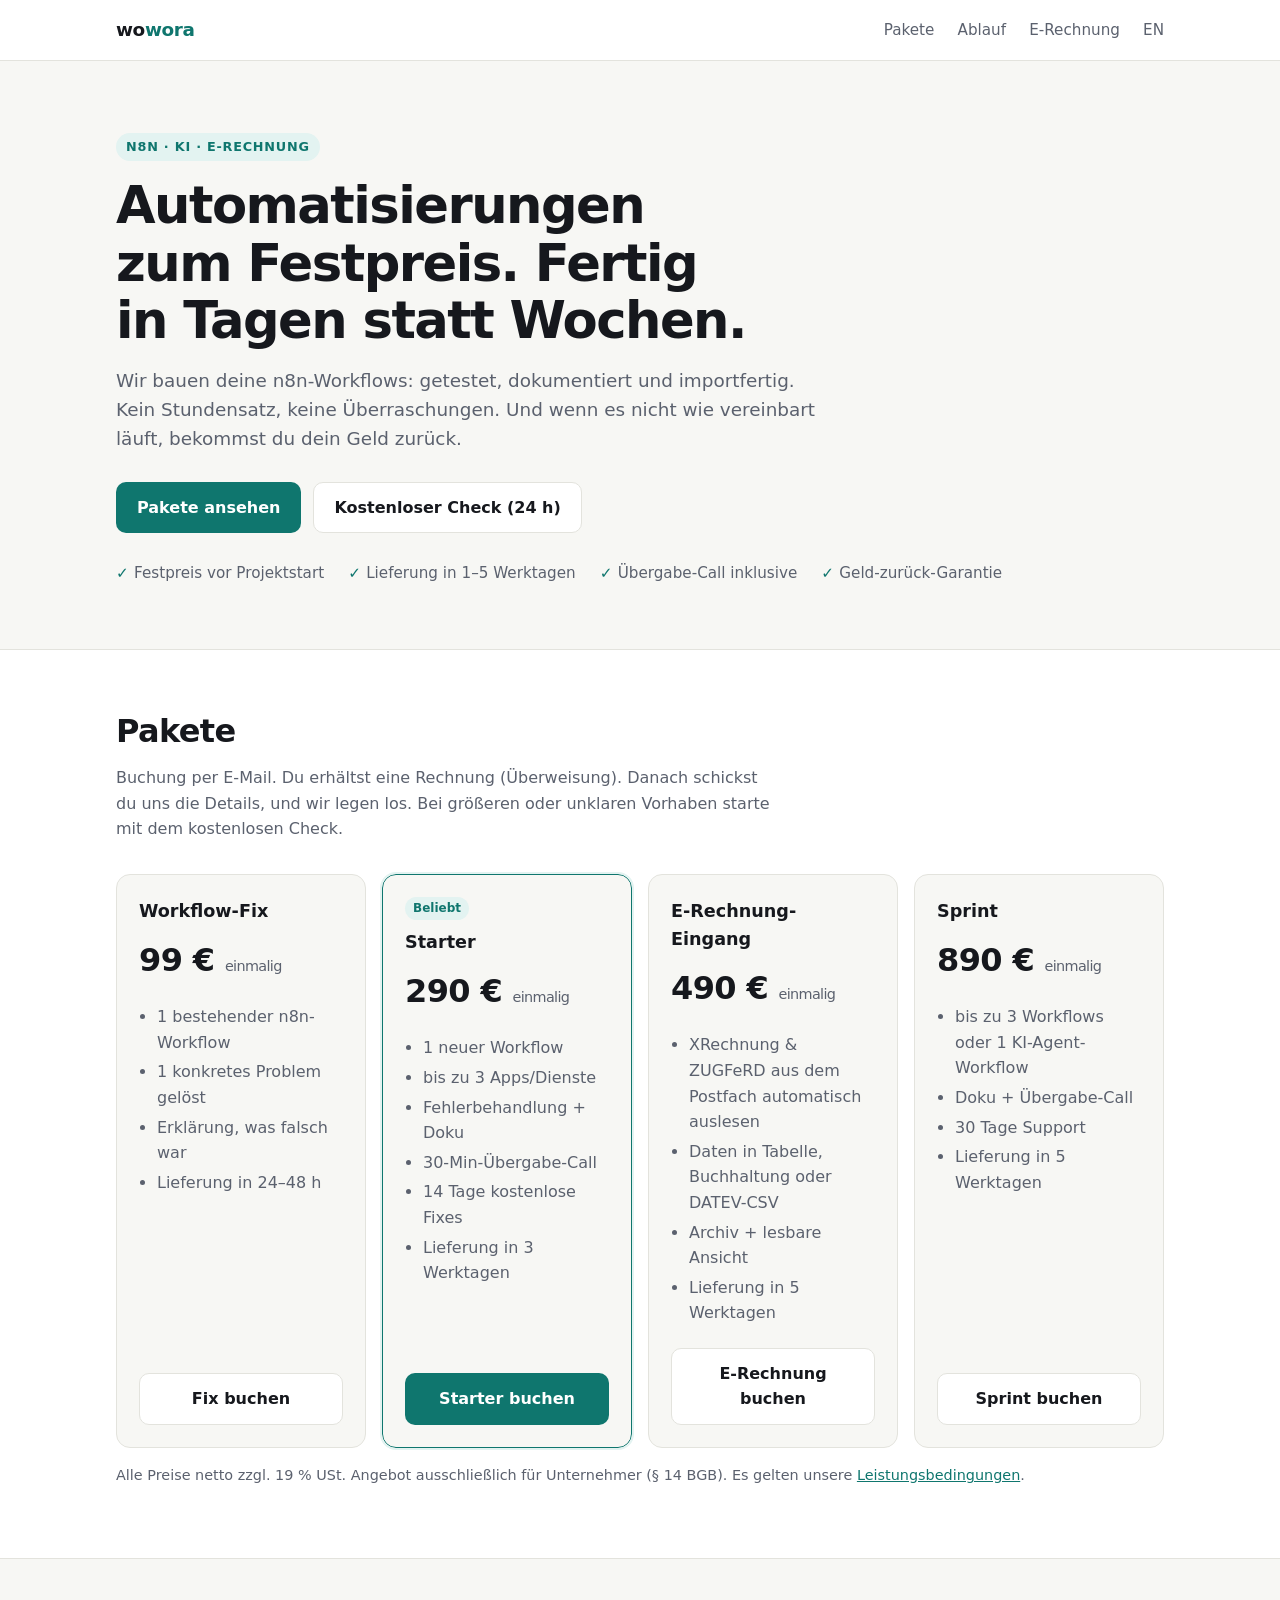
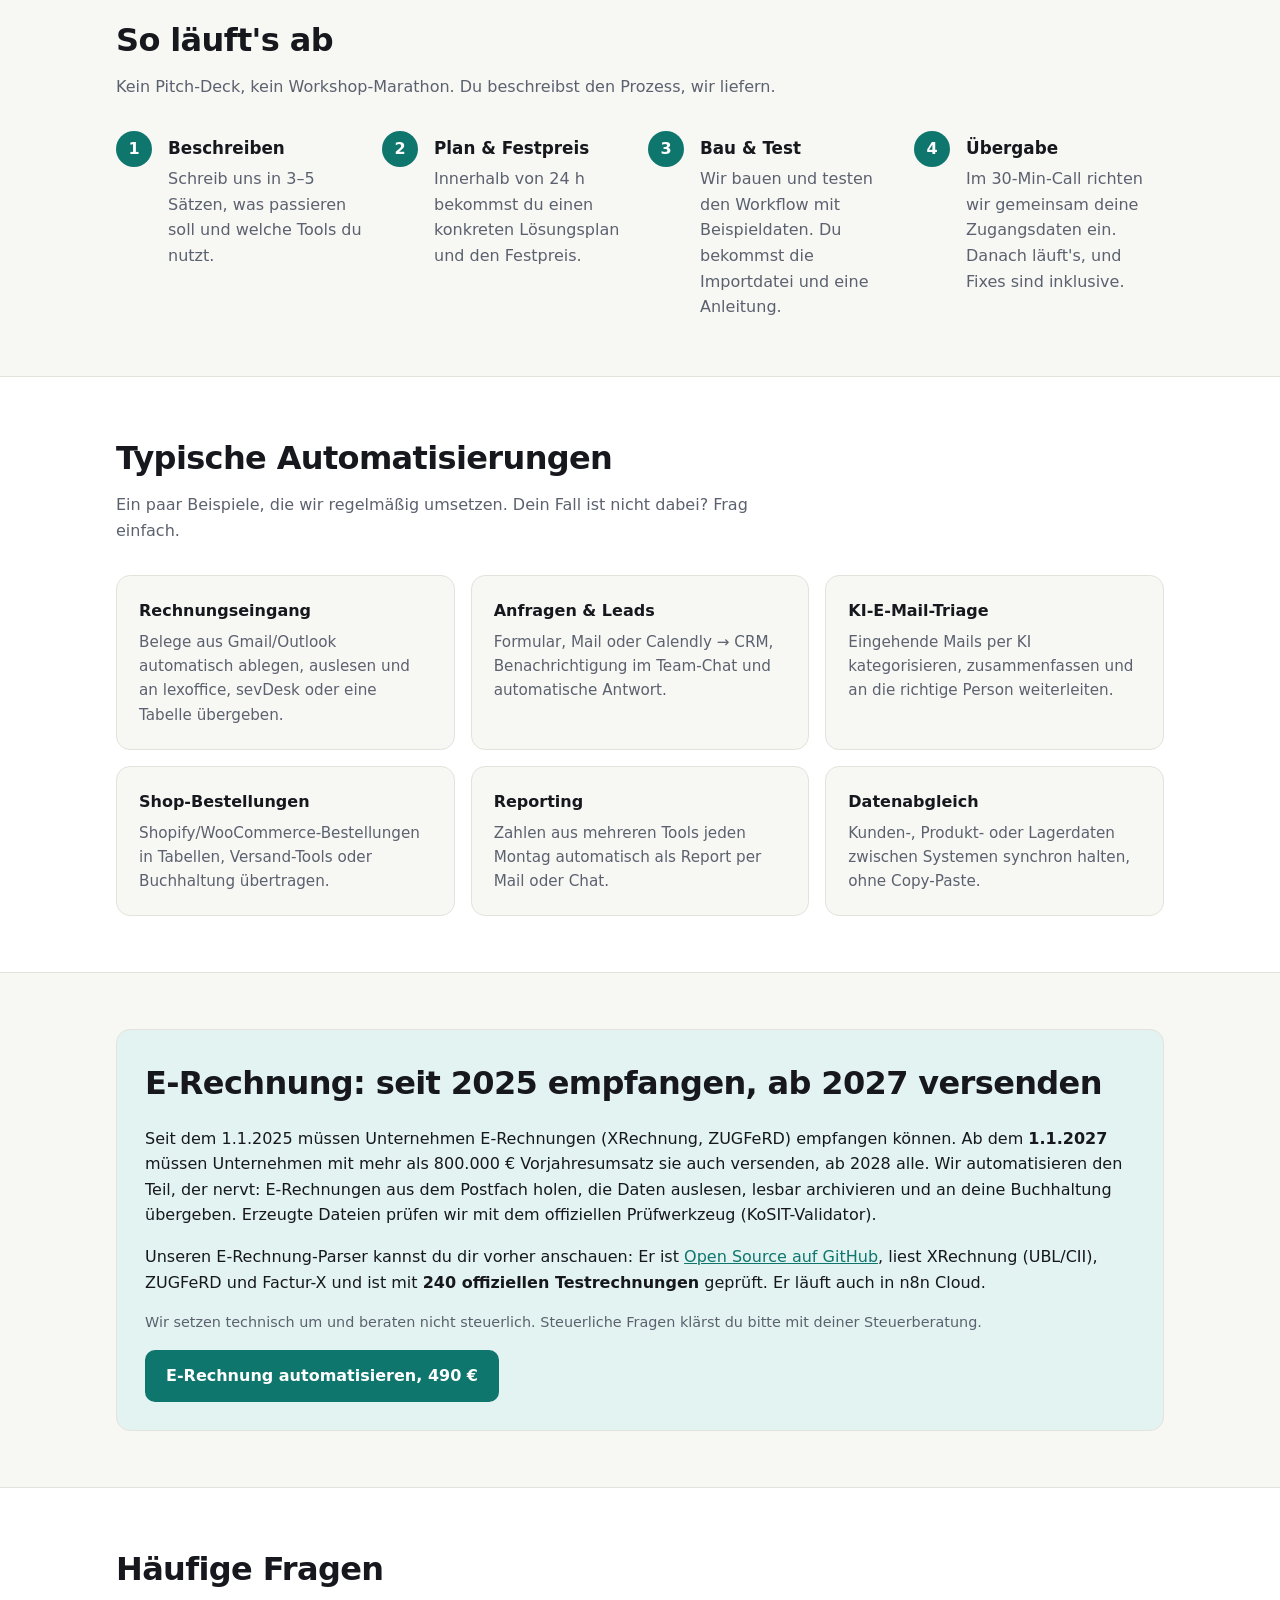
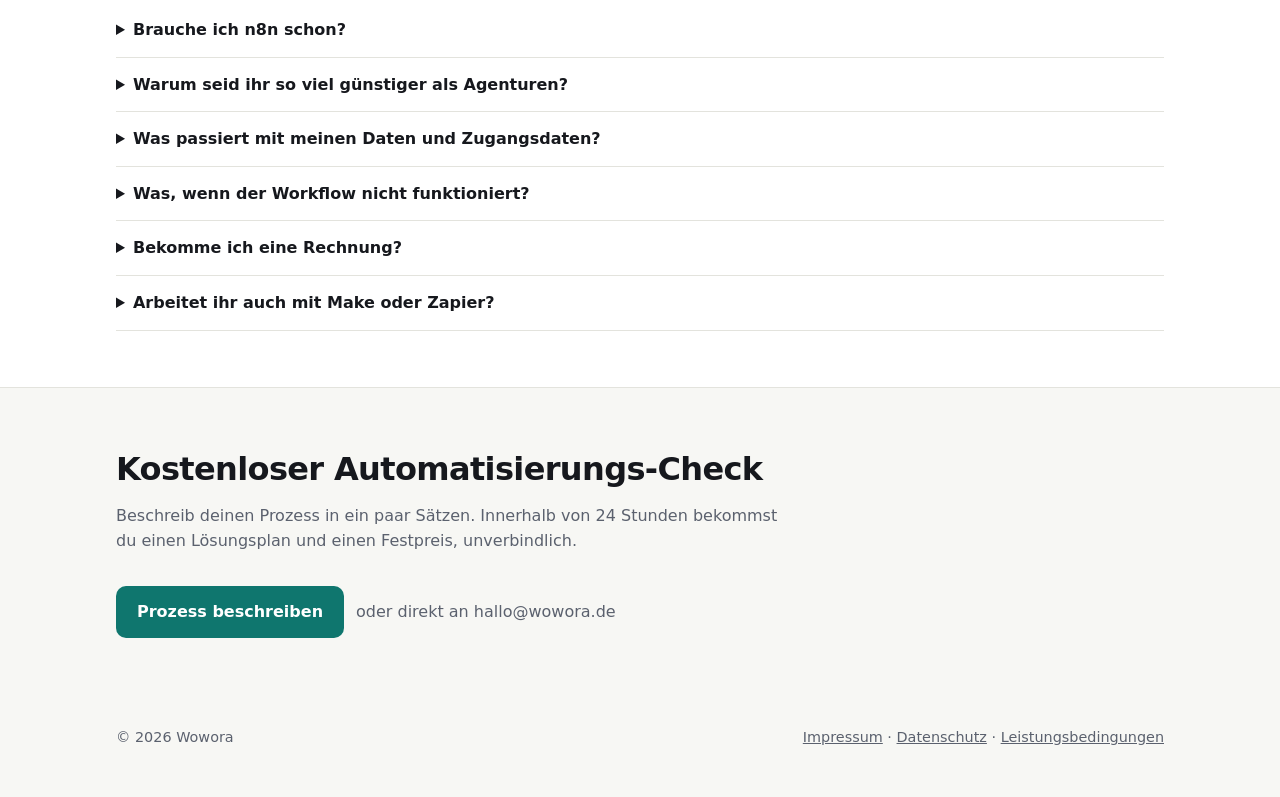
<file: docs/index.html>
<!doctype html>
<html lang="de">
<head>
<meta charset="utf-8">
<meta name="viewport" content="width=device-width, initial-scale=1">
<title>Wowora – n8n-Automatisierung zum Festpreis</title>
<meta name="description" content="Fertige n8n-Workflows zum Festpreis: getestet, dokumentiert, importfertig. Workflow-Fix ab 99 €, neue Automatisierung ab 290 €, E-Rechnung (XRechnung/ZUGFeRD) automatisch verarbeiten.">
<link rel="stylesheet" href="assets/style.css">
<link rel="alternate" hreflang="en" href="en/">
<link rel="icon" href="data:image/svg+xml,%3Csvg xmlns='http://www.w3.org/2000/svg' viewBox='0 0 32 32'%3E%3Crect width='32' height='32' rx='8' fill='%230f766e'/%3E%3Cpath d='M6.5 10l4 12 5.5-9 5.5 9 4-12' stroke='white' stroke-width='2.6' fill='none' stroke-linecap='round' stroke-linejoin='round'/%3E%3C/svg%3E">
</head>
<body>
<header class="top">
  <div class="wrap">
    <a class="logo" href="./">wo<span>wora</span></a>
    <nav class="top">
      <a href="#pakete">Pakete</a>
      <a class="hide-sm" href="#ablauf">Ablauf</a>
      <a class="hide-sm" href="#e-rechnung">E-Rechnung</a>
      <a href="en/">EN</a>
    </nav>
  </div>
</header>

<main>
<section class="hero">
  <div class="wrap">
    <span class="eyebrow">n8n · KI · E-Rechnung</span>
    <h1>Automatisierungen zum Festpreis. Fertig in Tagen statt Wochen.</h1>
    <p class="lead">Wir bauen deine n8n-Workflows: getestet, dokumentiert und importfertig. Kein Stundensatz, keine Überraschungen. Und wenn es nicht wie vereinbart läuft, bekommst du dein Geld zurück.</p>
    <div class="cta">
      <a class="btn primary" href="#pakete">Pakete ansehen</a>
      <a class="btn ghost" data-mail data-subject="Kostenloser Automatisierungs-Check" data-body="Hallo Wowora,&#10;&#10;diesen Prozess möchte ich automatisieren:&#10;&#10;Welche Tools nutze ich (z. B. Gmail, Google Sheets, lexoffice, Shopify):&#10;&#10;n8n Cloud oder selbst gehostet (oder noch gar nicht):&#10;" href="#kontakt">Kostenloser Check (24 h)</a>
    </div>
    <ul class="trust">
      <li>Festpreis vor Projektstart</li>
      <li>Lieferung in 1–5 Werktagen</li>
      <li>Übergabe-Call inklusive</li>
      <li>Geld-zurück-Garantie</li>
    </ul>
  </div>
</section>

<section class="alt" id="pakete">
  <div class="wrap">
    <h2>Pakete</h2>
    <p class="sub"><span data-pay-note>Buchung per E-Mail. Du erhältst eine Rechnung (Überweisung).</span> Danach schickst du uns die Details, und wir legen los. Bei größeren oder unklaren Vorhaben starte mit dem kostenlosen Check.</p>
    <div class="grid g4">
      <div class="card">
        <h3>Workflow-Fix</h3>
        <div class="price">99 € <small>einmalig</small></div>
        <ul>
          <li>1 bestehender n8n-Workflow</li>
          <li>1 konkretes Problem gelöst</li>
          <li>Erklärung, was falsch war</li>
          <li>Lieferung in 24–48 h</li>
        </ul>
        <a class="btn ghost" data-buy="fix" data-subject="Workflow-Fix (99 €)" data-body="Hallo Wowora,&#10;&#10;ich möchte den Workflow-Fix buchen. Das Problem:&#10;" href="#kontakt">Fix buchen</a>
      </div>
      <div class="card featured">
        <span class="tag">Beliebt</span>
        <h3>Starter</h3>
        <div class="price">290 € <small>einmalig</small></div>
        <ul>
          <li>1 neuer Workflow</li>
          <li>bis zu 3 Apps/Dienste</li>
          <li>Fehlerbehandlung + Doku</li>
          <li>30-Min-Übergabe-Call</li>
          <li>14 Tage kostenlose Fixes</li>
          <li>Lieferung in 3 Werktagen</li>
        </ul>
        <a class="btn primary" data-buy="starter" data-subject="Starter-Paket (290 €)" data-body="Hallo Wowora,&#10;&#10;ich möchte das Starter-Paket buchen. Mein Prozess:&#10;" href="#kontakt">Starter buchen</a>
      </div>
      <div class="card">
        <h3>E-Rechnung-Eingang</h3>
        <div class="price">490 € <small>einmalig</small></div>
        <ul>
          <li>XRechnung &amp; ZUGFeRD aus dem Postfach automatisch auslesen</li>
          <li>Daten in Tabelle, Buchhaltung oder DATEV-CSV</li>
          <li>Archiv + lesbare Ansicht</li>
          <li>Lieferung in 5 Werktagen</li>
        </ul>
        <a class="btn ghost" data-buy="erechnung" data-subject="E-Rechnung-Eingang (490 €)" data-body="Hallo Wowora,&#10;&#10;ich möchte den E-Rechnung-Eingang automatisieren. Postfach-Anbieter / Buchhaltungssoftware:&#10;" href="#kontakt">E-Rechnung buchen</a>
      </div>
      <div class="card">
        <h3>Sprint</h3>
        <div class="price">890 € <small>einmalig</small></div>
        <ul>
          <li>bis zu 3 Workflows oder 1 KI-Agent-Workflow</li>
          <li>Doku + Übergabe-Call</li>
          <li>30 Tage Support</li>
          <li>Lieferung in 5 Werktagen</li>
        </ul>
        <a class="btn ghost" data-buy="sprint" data-subject="Sprint (890 €)" data-body="Hallo Wowora,&#10;&#10;ich möchte einen Sprint buchen. Meine Prozesse:&#10;" href="#kontakt">Sprint buchen</a>
      </div>
    </div>
    <p class="note"><span data-vat>Alle Preise netto zzgl. gesetzlicher USt.</span> Angebot ausschließlich für Unternehmer (§ 14 BGB). Es gelten unsere <a href="bedingungen.html">Leistungsbedingungen</a>.</p>
  </div>
</section>

<section id="ablauf">
  <div class="wrap">
    <h2>So läuft's ab</h2>
    <p class="sub">Kein Pitch-Deck, kein Workshop-Marathon. Du beschreibst den Prozess, wir liefern.</p>
    <div class="grid g4 steps">
      <div class="step"><h3>Beschreiben</h3><p>Schreib uns in 3–5 Sätzen, was passieren soll und welche Tools du nutzt.</p></div>
      <div class="step"><h3>Plan &amp; Festpreis</h3><p>Innerhalb von 24 h bekommst du einen konkreten Lösungsplan und den Festpreis.</p></div>
      <div class="step"><h3>Bau &amp; Test</h3><p>Wir bauen und testen den Workflow mit Beispieldaten. Du bekommst die Importdatei und eine Anleitung.</p></div>
      <div class="step"><h3>Übergabe</h3><p>Im 30-Min-Call richten wir gemeinsam deine Zugangsdaten ein. Danach läuft's, und Fixes sind inklusive.</p></div>
    </div>
  </div>
</section>

<section class="alt">
  <div class="wrap">
    <h2>Typische Automatisierungen</h2>
    <p class="sub">Ein paar Beispiele, die wir regelmäßig umsetzen. Dein Fall ist nicht dabei? Frag einfach.</p>
    <div class="grid g3">
      <div class="card usecase"><h3>Rechnungseingang</h3><p>Belege aus Gmail/Outlook automatisch ablegen, auslesen und an lexoffice, sevDesk oder eine Tabelle übergeben.</p></div>
      <div class="card usecase"><h3>Anfragen &amp; Leads</h3><p>Formular, Mail oder Calendly → CRM, Benachrichtigung im Team-Chat und automatische Antwort.</p></div>
      <div class="card usecase"><h3>KI-E-Mail-Triage</h3><p>Eingehende Mails per KI kategorisieren, zusammenfassen und an die richtige Person weiterleiten.</p></div>
      <div class="card usecase"><h3>Shop-Bestellungen</h3><p>Shopify/WooCommerce-Bestellungen in Tabellen, Versand-Tools oder Buchhaltung übertragen.</p></div>
      <div class="card usecase"><h3>Reporting</h3><p>Zahlen aus mehreren Tools jeden Montag automatisch als Report per Mail oder Chat.</p></div>
      <div class="card usecase"><h3>Datenabgleich</h3><p>Kunden-, Produkt- oder Lagerdaten zwischen Systemen synchron halten, ohne Copy-Paste.</p></div>
    </div>
  </div>
</section>

<section id="e-rechnung">
  <div class="wrap">
    <div class="callout">
      <h2>E-Rechnung: seit 2025 empfangen, ab 2027 versenden</h2>
      <p>Seit dem 1.1.2025 müssen Unternehmen E-Rechnungen (XRechnung, ZUGFeRD) empfangen können. Ab dem <strong>1.1.2027</strong> müssen Unternehmen mit mehr als 800.000 € Vorjahresumsatz sie auch versenden, ab 2028 alle. Wir automatisieren den Teil, der nervt: E-Rechnungen aus dem Postfach holen, die Daten auslesen, lesbar archivieren und an deine Buchhaltung übergeben. Erzeugte Dateien prüfen wir mit dem offiziellen Prüfwerkzeug (KoSIT-Validator).</p>
      <p>Unseren E-Rechnung-Parser kannst du dir vorher anschauen: Er ist <a href="https://github.com/wsd-bartek/ai-test/tree/claude/pensive-fermat-5pqh31/workflows/e-rechnung-eingang" rel="noopener">Open Source auf GitHub</a>, liest XRechnung (UBL/CII), ZUGFeRD und Factur-X und ist mit <strong>240 offiziellen Testrechnungen</strong> geprüft. Er läuft auch in n8n Cloud.</p>
      <p class="note">Wir setzen technisch um und beraten nicht steuerlich. Steuerliche Fragen klärst du bitte mit deiner Steuerberatung.</p>
      <div class="cta" style="margin-top:16px">
        <a class="btn primary" data-buy="erechnung" data-subject="E-Rechnung-Eingang (490 €)" href="#kontakt">E-Rechnung automatisieren, 490 €</a>
      </div>
    </div>
  </div>
</section>

<section class="alt">
  <div class="wrap">
    <h2>Häufige Fragen</h2>
    <details><summary>Brauche ich n8n schon?</summary><p>Nein. Wir helfen dir bei der Einrichtung, egal ob n8n Cloud (ab ca. 20 €/Monat bei n8n) oder kostenlos selbst gehostet auf deinem Server. Die n8n-Kosten zahlst du direkt an n8n bzw. deinen Hoster.</p></details>
    <details><summary>Warum seid ihr so viel günstiger als Agenturen?</summary><p>Wir entwickeln KI-gestützt und arbeiten mit festen Paketen statt mit Stundensätzen. Das spart uns viel Zeit, und das geben wir weiter. Jeder Workflow wird trotzdem getestet und dokumentiert.</p></details>
    <details><summary>Was passiert mit meinen Daten und Zugangsdaten?</summary><p>Wir brauchen keinen Zugang zu deinen Systemen. Du bekommst eine Importdatei und trägst deine Zugangsdaten im Übergabe-Call selbst in deiner n8n-Instanz ein. Für Tests verwenden wir Beispieldaten.</p></details>
    <details><summary>Was, wenn der Workflow nicht funktioniert?</summary><p>Dann reparieren wir ihn kostenlos innerhalb der Support-Frist. Läuft er trotzdem nicht wie vereinbart, bekommst du dein Geld zurück.</p></details>
    <details><summary>Bekomme ich eine Rechnung?</summary><p>Ja, du bekommst eine ordnungsgemäße Rechnung mit ausgewiesener Umsatzsteuer für deine Buchhaltung.</p></details>
    <details><summary>Arbeitet ihr auch mit Make oder Zapier?</summary><p>Unser Schwerpunkt ist n8n, weil es sich DSGVO-freundlich selbst hosten lässt. Kleinere Make- oder Zapier-Aufgaben fragst du am besten über den kostenlosen Check an.</p></details>
  </div>
</section>

<section id="kontakt">
  <div class="wrap">
    <h2>Kostenloser Automatisierungs-Check</h2>
    <p class="sub">Beschreib deinen Prozess in ein paar Sätzen. Innerhalb von 24 Stunden bekommst du einen Lösungsplan und einen Festpreis, unverbindlich.</p>
    <div class="cta">
      <a class="btn primary" data-mail data-subject="Kostenloser Automatisierungs-Check" data-body="Hallo Wowora,&#10;&#10;diesen Prozess möchte ich automatisieren:&#10;&#10;Welche Tools nutze ich:&#10;&#10;n8n Cloud oder selbst gehostet (oder noch gar nicht):&#10;" href="#kontakt">Prozess beschreiben</a>
      <span style="align-self:center;color:var(--muted)">oder direkt an <span data-email-text>(E-Mail folgt)</span></span>
    </div>
  </div>
</section>
</main>

<footer>
  <div class="wrap">
    <span>© <span data-year>2026</span> Wowora</span>
    <span><a href="impressum.html">Impressum</a> · <a href="datenschutz.html">Datenschutz</a> · <a href="bedingungen.html">Leistungsbedingungen</a></span>
  </div>
</footer>
<script src="assets/config.js"></script>
<script src="assets/site.js"></script>
</body>
</html>
</file>
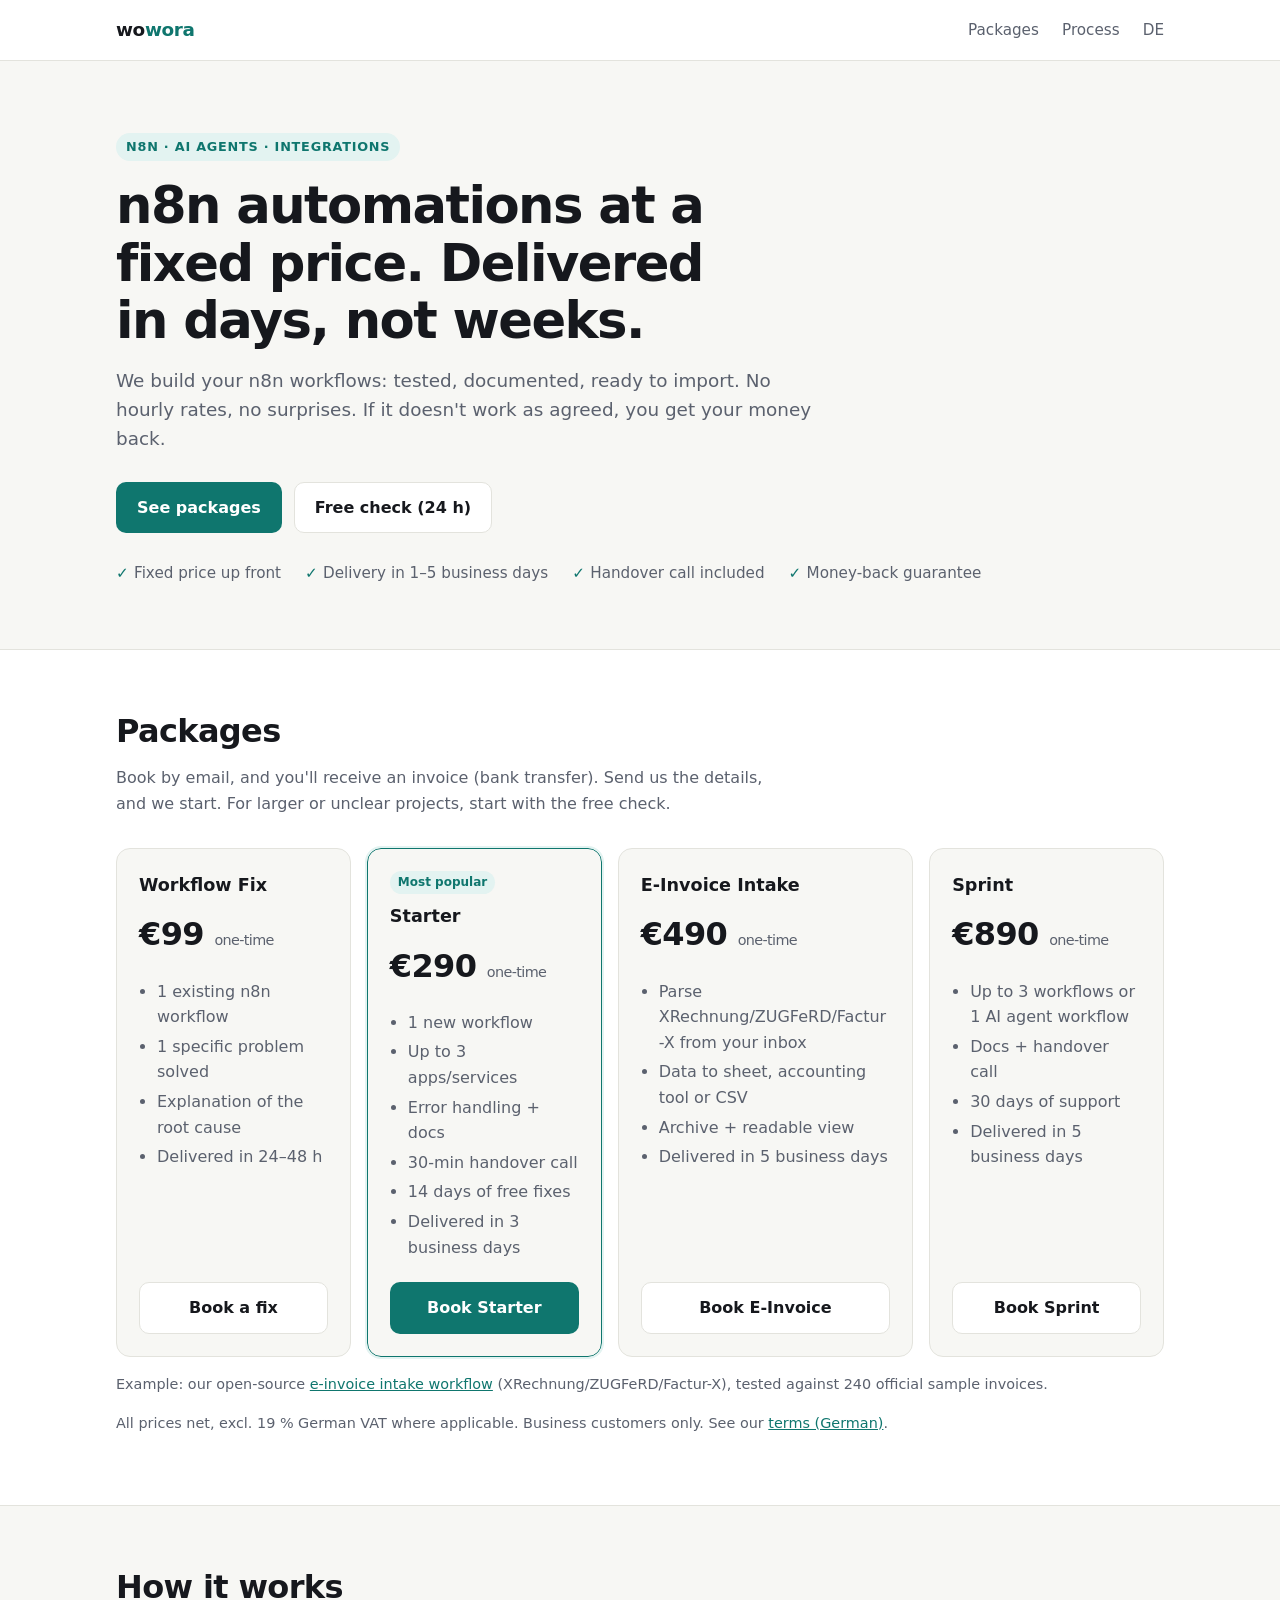
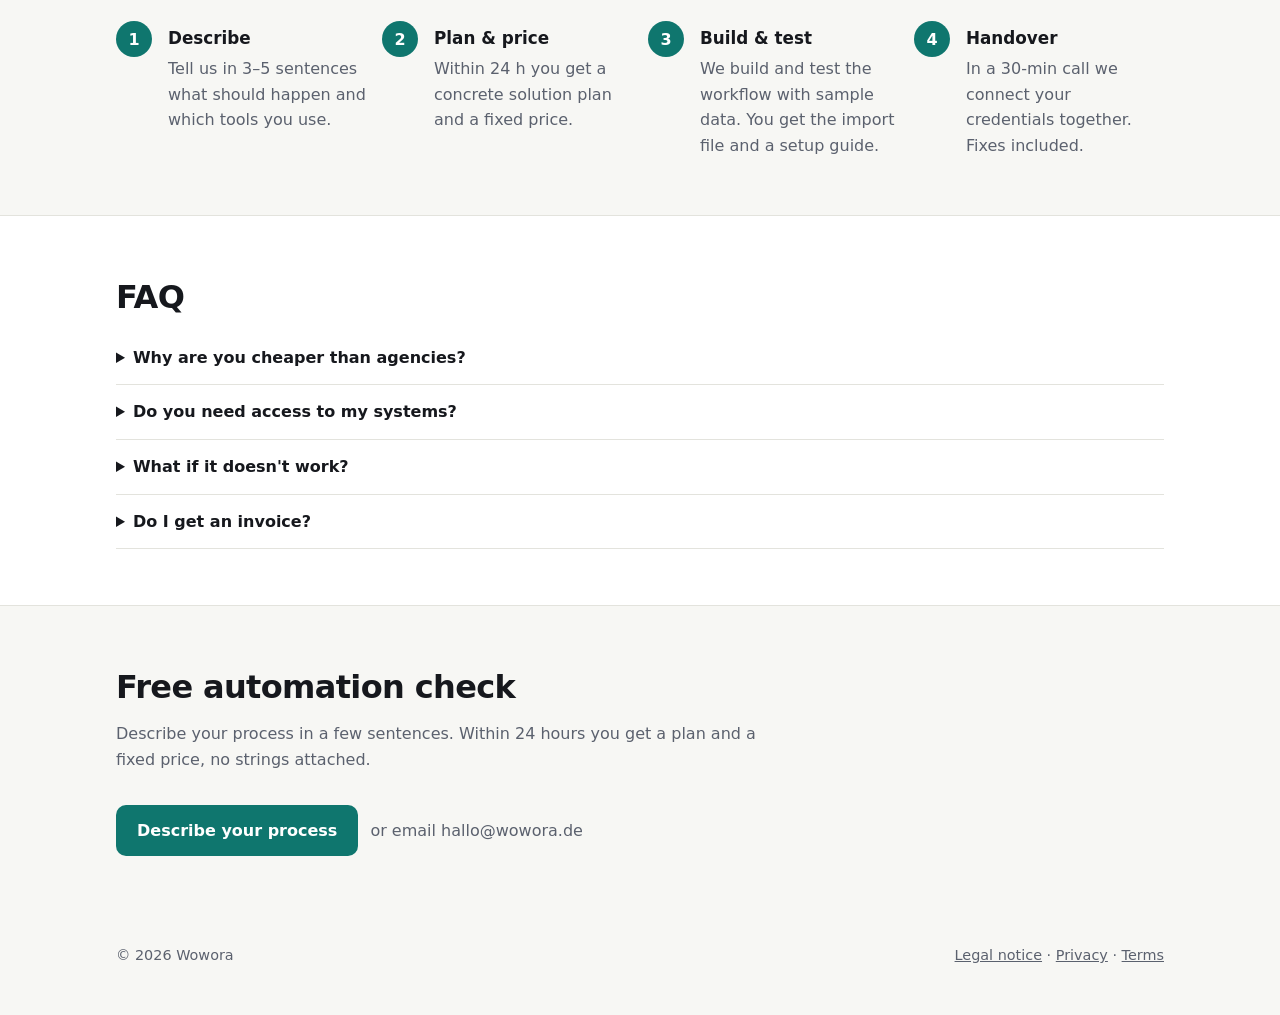
<file: docs/en/index.html>
<!doctype html>
<html lang="en">
<head>
<meta charset="utf-8">
<meta name="viewport" content="width=device-width, initial-scale=1">
<title>Wowora – Fixed-price n8n automations</title>
<meta name="description" content="Fixed-price n8n workflows: tested, documented, ready to import. Workflow fix from €99, new automation from €290, delivered in days.">
<link rel="stylesheet" href="../assets/style.css">
<link rel="alternate" hreflang="de" href="../">
<link rel="icon" href="data:image/svg+xml,%3Csvg xmlns='http://www.w3.org/2000/svg' viewBox='0 0 32 32'%3E%3Crect width='32' height='32' rx='8' fill='%230f766e'/%3E%3Cpath d='M6.5 10l4 12 5.5-9 5.5 9 4-12' stroke='white' stroke-width='2.6' fill='none' stroke-linecap='round' stroke-linejoin='round'/%3E%3C/svg%3E">
</head>
<body>
<header class="top">
  <div class="wrap">
    <a class="logo" href="./">wo<span>wora</span></a>
    <nav class="top">
      <a href="#packages">Packages</a>
      <a class="hide-sm" href="#process">Process</a>
      <a href="../">DE</a>
    </nav>
  </div>
</header>

<main>
<section class="hero">
  <div class="wrap">
    <span class="eyebrow">n8n · AI agents · Integrations</span>
    <h1>n8n automations at a fixed price. Delivered in days, not weeks.</h1>
    <p class="lead">We build your n8n workflows: tested, documented, ready to import. No hourly rates, no surprises. If it doesn't work as agreed, you get your money back.</p>
    <div class="cta">
      <a class="btn primary" href="#packages">See packages</a>
      <a class="btn ghost" data-mail data-subject="Free automation check" data-body="Hi Wowora,&#10;&#10;This is the process I want to automate:&#10;&#10;Tools I use:&#10;&#10;n8n Cloud or self-hosted (or not yet):&#10;" href="#contact">Free check (24 h)</a>
    </div>
    <ul class="trust">
      <li>Fixed price up front</li>
      <li>Delivery in 1–5 business days</li>
      <li>Handover call included</li>
      <li>Money-back guarantee</li>
    </ul>
  </div>
</section>

<section class="alt" id="packages">
  <div class="wrap">
    <h2>Packages</h2>
    <p class="sub"><span data-pay-note>Book by email, and you'll receive an invoice (bank transfer).</span> Send us the details, and we start. For larger or unclear projects, start with the free check.</p>
    <div class="grid g4">
      <div class="card">
        <h3>Workflow Fix</h3>
        <div class="price">€99 <small>one-time</small></div>
        <ul><li>1 existing n8n workflow</li><li>1 specific problem solved</li><li>Explanation of the root cause</li><li>Delivered in 24–48 h</li></ul>
        <a class="btn ghost" data-buy="fix" data-subject="Workflow Fix (€99)" href="#contact">Book a fix</a>
      </div>
      <div class="card featured">
        <span class="tag">Most popular</span>
        <h3>Starter</h3>
        <div class="price">€290 <small>one-time</small></div>
        <ul><li>1 new workflow</li><li>Up to 3 apps/services</li><li>Error handling + docs</li><li>30-min handover call</li><li>14 days of free fixes</li><li>Delivered in 3 business days</li></ul>
        <a class="btn primary" data-buy="starter" data-subject="Starter (€290)" href="#contact">Book Starter</a>
      </div>
      <div class="card">
        <h3>E-Invoice Intake</h3>
        <div class="price">€490 <small>one-time</small></div>
        <ul><li>Parse XRechnung/ZUGFeRD/Factur-X from your inbox</li><li>Data to sheet, accounting tool or CSV</li><li>Archive + readable view</li><li>Delivered in 5 business days</li></ul>
        <a class="btn ghost" data-buy="erechnung" data-subject="E-Invoice Intake (€490)" href="#contact">Book E-Invoice</a>
      </div>
      <div class="card">
        <h3>Sprint</h3>
        <div class="price">€890 <small>one-time</small></div>
        <ul><li>Up to 3 workflows or 1 AI agent workflow</li><li>Docs + handover call</li><li>30 days of support</li><li>Delivered in 5 business days</li></ul>
        <a class="btn ghost" data-buy="sprint" data-subject="Sprint (€890)" href="#contact">Book Sprint</a>
      </div>
    </div>
    <p class="note">Example: our open-source <a href="https://github.com/wsd-bartek/ai-test/tree/claude/pensive-fermat-5pqh31/workflows/e-rechnung-eingang" rel="noopener">e-invoice intake workflow</a> (XRechnung/ZUGFeRD/Factur-X), tested against 240 official sample invoices.</p>
    <p class="note"><span data-vat>All prices net, excl. VAT where applicable.</span> Business customers only. See our <a href="../bedingungen.html">terms (German)</a>.</p>
  </div>
</section>

<section id="process">
  <div class="wrap">
    <h2>How it works</h2>
    <div class="grid g4 steps">
      <div class="step"><h3>Describe</h3><p>Tell us in 3–5 sentences what should happen and which tools you use.</p></div>
      <div class="step"><h3>Plan &amp; price</h3><p>Within 24 h you get a concrete solution plan and a fixed price.</p></div>
      <div class="step"><h3>Build &amp; test</h3><p>We build and test the workflow with sample data. You get the import file and a setup guide.</p></div>
      <div class="step"><h3>Handover</h3><p>In a 30-min call we connect your credentials together. Fixes included.</p></div>
    </div>
  </div>
</section>

<section class="alt">
  <div class="wrap">
    <h2>FAQ</h2>
    <details><summary>Why are you cheaper than agencies?</summary><p>We build with AI assistance and sell fixed packages instead of hours. That saves us a lot of time, and we pass it on. Every workflow is still tested and documented.</p></details>
    <details><summary>Do you need access to my systems?</summary><p>No. You get an import file and enter your own credentials in your n8n instance during the handover call. We test with sample data.</p></details>
    <details><summary>What if it doesn't work?</summary><p>We fix it for free during the support period. If it still doesn't work as agreed, you get a refund.</p></details>
    <details><summary>Do I get an invoice?</summary><p>Yes, a proper invoice for your bookkeeping.</p></details>
  </div>
</section>

<section id="contact">
  <div class="wrap">
    <h2>Free automation check</h2>
    <p class="sub">Describe your process in a few sentences. Within 24 hours you get a plan and a fixed price, no strings attached.</p>
    <div class="cta">
      <a class="btn primary" data-mail data-subject="Free automation check" data-body="Hi Wowora,&#10;&#10;This is the process I want to automate:&#10;&#10;Tools I use:&#10;" href="#contact">Describe your process</a>
      <span style="align-self:center;color:var(--muted)">or email <span data-email-text>(email coming soon)</span></span>
    </div>
  </div>
</section>
</main>

<footer>
  <div class="wrap">
    <span>© <span data-year>2026</span> Wowora</span>
    <span><a href="../impressum.html">Legal notice</a> · <a href="../datenschutz.html">Privacy</a> · <a href="../bedingungen.html">Terms</a></span>
  </div>
</footer>
<script src="../assets/config.js"></script>
<script src="../assets/site.js"></script>
</body>
</html>
</file>
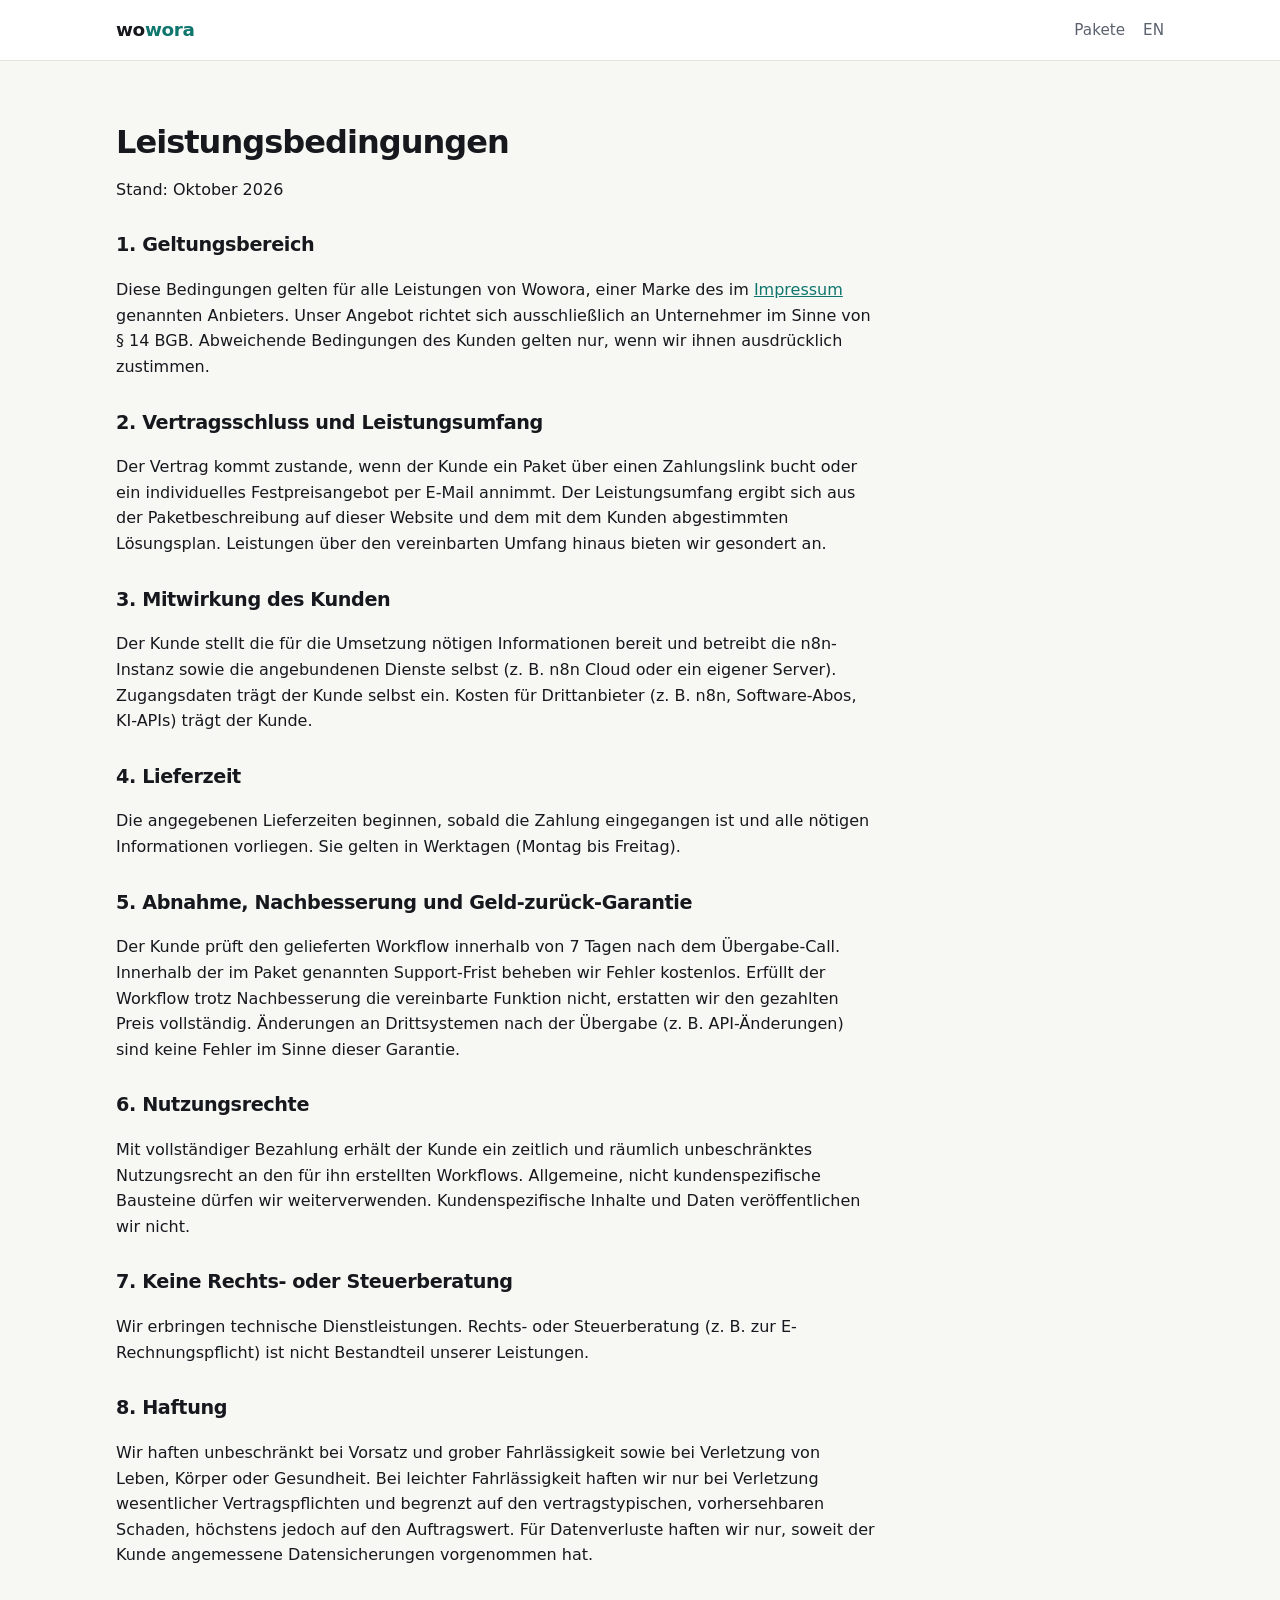
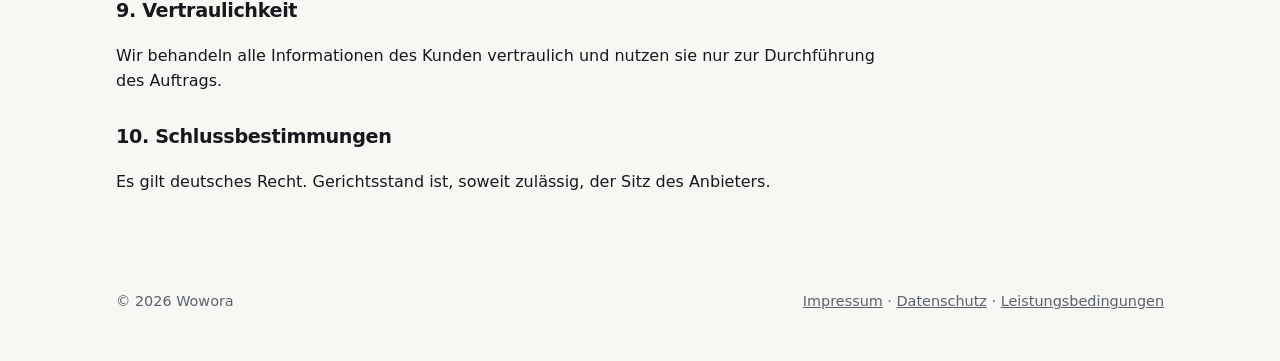
<file: docs/bedingungen.html>
<!doctype html>
<html lang="de">
<head>
<meta charset="utf-8">
<meta name="viewport" content="width=device-width, initial-scale=1">
<title>Leistungsbedingungen – Wowora</title>
<meta name="description" content="Leistungsbedingungen von Wowora">
<link rel="stylesheet" href="assets/style.css">
<link rel="icon" href="data:image/svg+xml,%3Csvg xmlns='http://www.w3.org/2000/svg' viewBox='0 0 32 32'%3E%3Crect width='32' height='32' rx='8' fill='%230f766e'/%3E%3Cpath d='M6.5 10l4 12 5.5-9 5.5 9 4-12' stroke='white' stroke-width='2.6' fill='none' stroke-linecap='round' stroke-linejoin='round'/%3E%3C/svg%3E">
</head>
<body>
<header class="top"><div class="wrap"><a class="logo" href="./">wo<span>wora</span></a><nav class="top"><a href="./#pakete">Pakete</a><a href="en/">EN</a></nav></div></header>
<main class="wrap"><div class="legal">
<h1>Leistungsbedingungen</h1>
<p>Stand: Oktober 2026</p>
<h2>1. Geltungsbereich</h2>
<p>Diese Bedingungen gelten für alle Leistungen von Wowora, einer Marke des im <a href="impressum.html">Impressum</a> genannten Anbieters. Unser Angebot richtet sich ausschließlich an Unternehmer im Sinne von § 14 BGB. Abweichende Bedingungen des Kunden gelten nur, wenn wir ihnen ausdrücklich zustimmen.</p>
<h2>2. Vertragsschluss und Leistungsumfang</h2>
<p>Der Vertrag kommt zustande, wenn der Kunde ein Paket über einen Zahlungslink bucht oder ein individuelles Festpreisangebot per E-Mail annimmt. Der Leistungsumfang ergibt sich aus der Paketbeschreibung auf dieser Website und dem mit dem Kunden abgestimmten Lösungsplan. Leistungen über den vereinbarten Umfang hinaus bieten wir gesondert an.</p>
<h2>3. Mitwirkung des Kunden</h2>
<p>Der Kunde stellt die für die Umsetzung nötigen Informationen bereit und betreibt die n8n-Instanz sowie die angebundenen Dienste selbst (z. B. n8n Cloud oder ein eigener Server). Zugangsdaten trägt der Kunde selbst ein. Kosten für Drittanbieter (z. B. n8n, Software-Abos, KI-APIs) trägt der Kunde.</p>
<h2>4. Lieferzeit</h2>
<p>Die angegebenen Lieferzeiten beginnen, sobald die Zahlung eingegangen ist und alle nötigen Informationen vorliegen. Sie gelten in Werktagen (Montag bis Freitag).</p>
<h2>5. Abnahme, Nachbesserung und Geld-zurück-Garantie</h2>
<p>Der Kunde prüft den gelieferten Workflow innerhalb von 7 Tagen nach dem Übergabe-Call. Innerhalb der im Paket genannten Support-Frist beheben wir Fehler kostenlos. Erfüllt der Workflow trotz Nachbesserung die vereinbarte Funktion nicht, erstatten wir den gezahlten Preis vollständig. Änderungen an Drittsystemen nach der Übergabe (z. B. API-Änderungen) sind keine Fehler im Sinne dieser Garantie.</p>
<h2>6. Nutzungsrechte</h2>
<p>Mit vollständiger Bezahlung erhält der Kunde ein zeitlich und räumlich unbeschränktes Nutzungsrecht an den für ihn erstellten Workflows. Allgemeine, nicht kundenspezifische Bausteine dürfen wir weiterverwenden. Kundenspezifische Inhalte und Daten veröffentlichen wir nicht.</p>
<h2>7. Keine Rechts- oder Steuerberatung</h2>
<p>Wir erbringen technische Dienstleistungen. Rechts- oder Steuerberatung (z. B. zur E-Rechnungspflicht) ist nicht Bestandteil unserer Leistungen.</p>
<h2>8. Haftung</h2>
<p>Wir haften unbeschränkt bei Vorsatz und grober Fahrlässigkeit sowie bei Verletzung von Leben, Körper oder Gesundheit. Bei leichter Fahrlässigkeit haften wir nur bei Verletzung wesentlicher Vertragspflichten und begrenzt auf den vertragstypischen, vorhersehbaren Schaden, höchstens jedoch auf den Auftragswert. Für Datenverluste haften wir nur, soweit der Kunde angemessene Datensicherungen vorgenommen hat.</p>
<h2>9. Vertraulichkeit</h2>
<p>Wir behandeln alle Informationen des Kunden vertraulich und nutzen sie nur zur Durchführung des Auftrags.</p>
<h2>10. Schlussbestimmungen</h2>
<p>Es gilt deutsches Recht. Gerichtsstand ist, soweit zulässig, der Sitz des Anbieters.</p>
</div></main>
<footer><div class="wrap"><span>© <span data-year>2026</span> Wowora</span><span><a href="impressum.html">Impressum</a> · <a href="datenschutz.html">Datenschutz</a> · <a href="bedingungen.html">Leistungsbedingungen</a></span></div></footer>
<script src="assets/config.js"></script>
<script src="assets/site.js"></script>
</body>
</html>
</file>
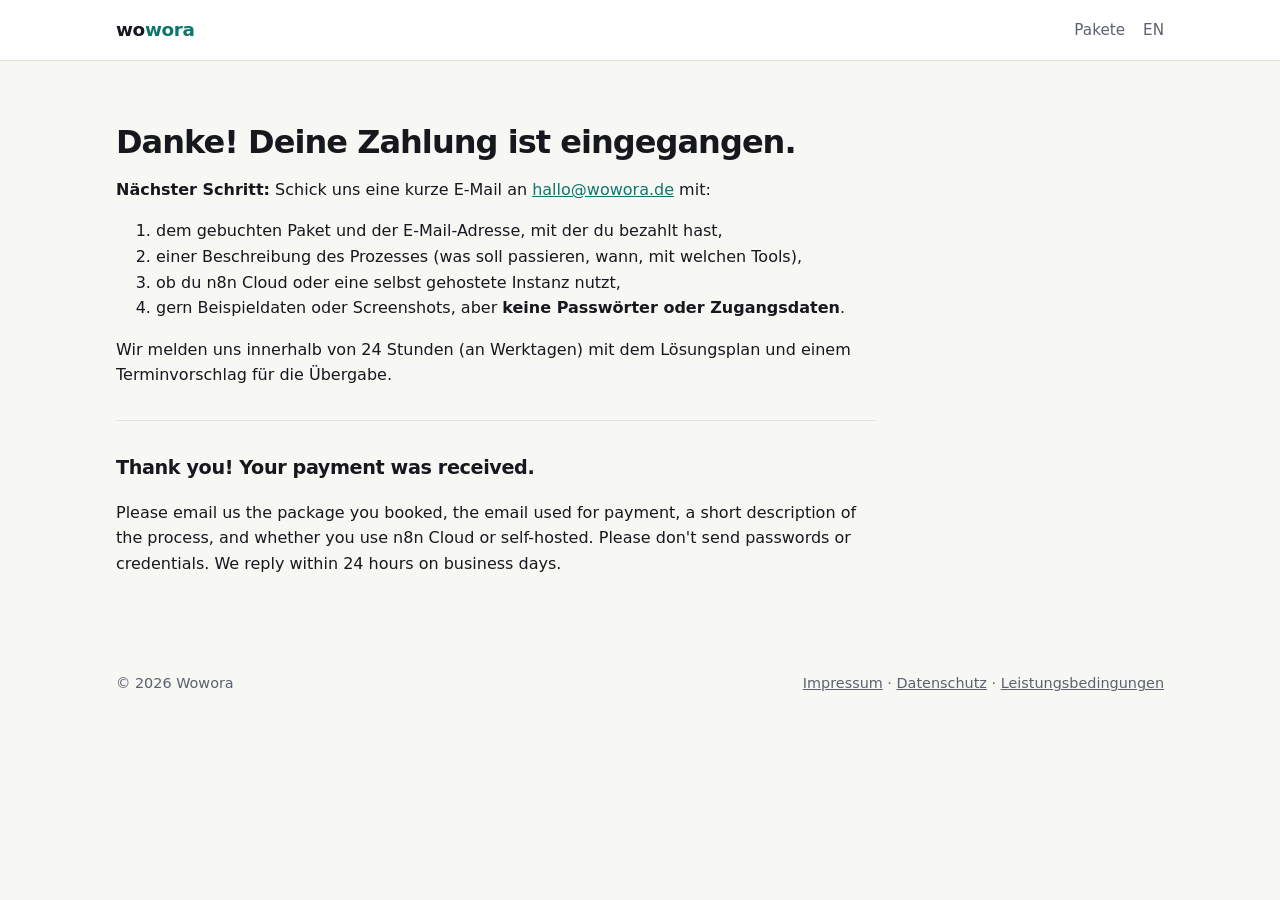
<file: docs/danke.html>
<!doctype html>
<html lang="de">
<head>
<meta charset="utf-8">
<meta name="robots" content="noindex">
<meta name="viewport" content="width=device-width, initial-scale=1">
<title>Danke – Wowora</title>
<meta name="description" content="Zahlung erhalten">
<link rel="stylesheet" href="assets/style.css">
<link rel="icon" href="data:image/svg+xml,%3Csvg xmlns='http://www.w3.org/2000/svg' viewBox='0 0 32 32'%3E%3Crect width='32' height='32' rx='8' fill='%230f766e'/%3E%3Cpath d='M6.5 10l4 12 5.5-9 5.5 9 4-12' stroke='white' stroke-width='2.6' fill='none' stroke-linecap='round' stroke-linejoin='round'/%3E%3C/svg%3E">
</head>
<body>
<header class="top"><div class="wrap"><a class="logo" href="./">wo<span>wora</span></a><nav class="top"><a href="./#pakete">Pakete</a><a href="en/">EN</a></nav></div></header>
<main class="wrap"><div class="legal">
<h1>Danke! Deine Zahlung ist eingegangen.</h1>
<p><strong>Nächster Schritt:</strong> Schick uns eine kurze E-Mail an <a data-mail data-subject="Auftrag: nächste Schritte" href="#"><span data-email-text>(E-Mail folgt)</span></a> mit:</p>
<ol>
<li>dem gebuchten Paket und der E-Mail-Adresse, mit der du bezahlt hast,</li>
<li>einer Beschreibung des Prozesses (was soll passieren, wann, mit welchen Tools),</li>
<li>ob du n8n Cloud oder eine selbst gehostete Instanz nutzt,</li>
<li>gern Beispieldaten oder Screenshots, aber <strong>keine Passwörter oder Zugangsdaten</strong>.</li>
</ol>
<p>Wir melden uns innerhalb von 24 Stunden (an Werktagen) mit dem Lösungsplan und einem Terminvorschlag für die Übergabe.</p>
<hr style="border:none;border-top:1px solid var(--line);margin:32px 0">
<h2>Thank you! Your payment was received.</h2>
<p>Please email us the package you booked, the email used for payment, a short description of the process, and whether you use n8n Cloud or self-hosted. Please don't send passwords or credentials. We reply within 24 hours on business days.</p>
</div></main>
<footer><div class="wrap"><span>© <span data-year>2026</span> Wowora</span><span><a href="impressum.html">Impressum</a> · <a href="datenschutz.html">Datenschutz</a> · <a href="bedingungen.html">Leistungsbedingungen</a></span></div></footer>
<script src="assets/config.js"></script>
<script src="assets/site.js"></script>
</body>
</html>
</file>
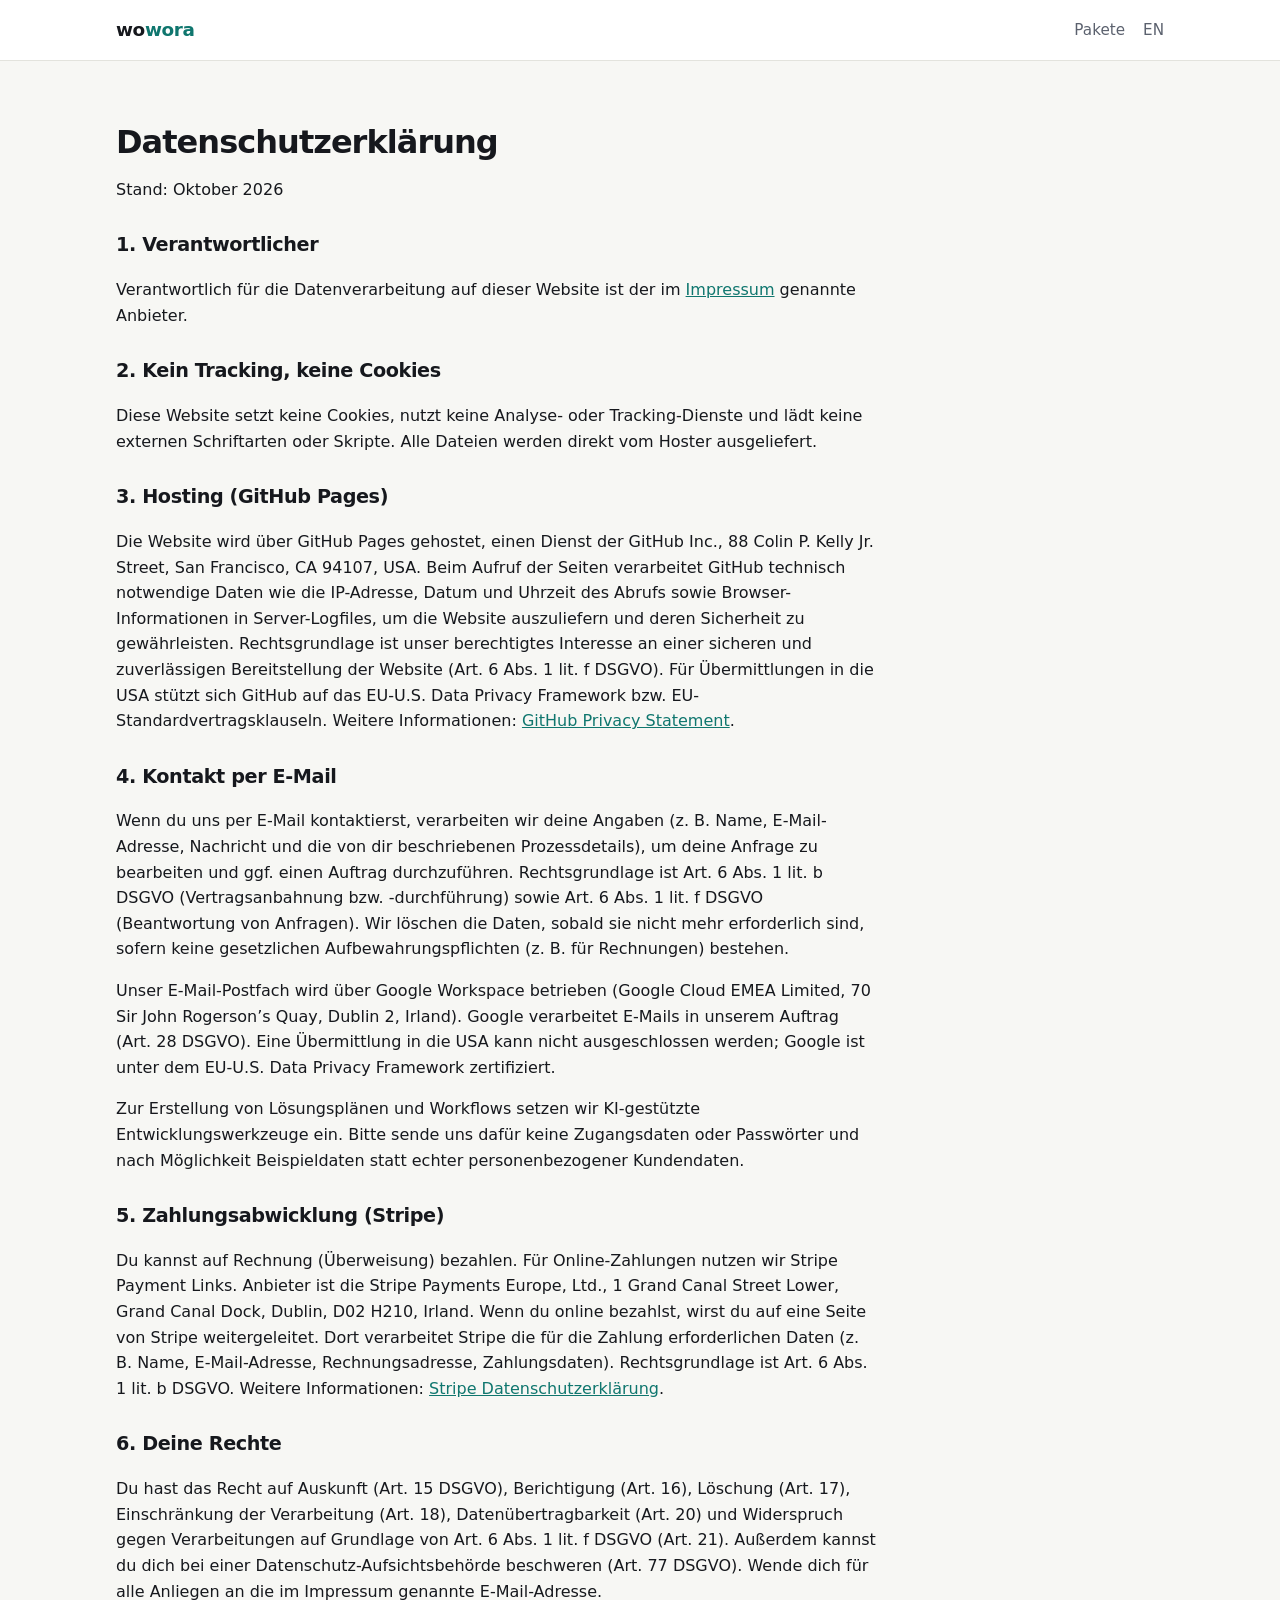
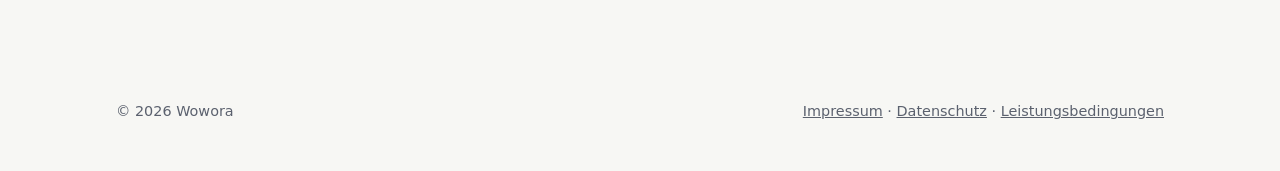
<file: docs/datenschutz.html>
<!doctype html>
<html lang="de">
<head>
<meta charset="utf-8">
<meta name="viewport" content="width=device-width, initial-scale=1">
<title>Datenschutz – Wowora</title>
<meta name="description" content="Datenschutzerklärung von Wowora">
<link rel="stylesheet" href="assets/style.css">
<link rel="icon" href="data:image/svg+xml,%3Csvg xmlns='http://www.w3.org/2000/svg' viewBox='0 0 32 32'%3E%3Crect width='32' height='32' rx='8' fill='%230f766e'/%3E%3Cpath d='M6.5 10l4 12 5.5-9 5.5 9 4-12' stroke='white' stroke-width='2.6' fill='none' stroke-linecap='round' stroke-linejoin='round'/%3E%3C/svg%3E">
</head>
<body>
<header class="top"><div class="wrap"><a class="logo" href="./">wo<span>wora</span></a><nav class="top"><a href="./#pakete">Pakete</a><a href="en/">EN</a></nav></div></header>
<main class="wrap"><div class="legal">
<h1>Datenschutzerklärung</h1>
<p>Stand: Oktober 2026</p>
<h2>1. Verantwortlicher</h2>
<p>Verantwortlich für die Datenverarbeitung auf dieser Website ist der im <a href="impressum.html">Impressum</a> genannte Anbieter.</p>

<h2>2. Kein Tracking, keine Cookies</h2>
<p>Diese Website setzt keine Cookies, nutzt keine Analyse- oder Tracking-Dienste und lädt keine externen Schriftarten oder Skripte. Alle Dateien werden direkt vom Hoster ausgeliefert.</p>

<h2>3. Hosting (GitHub Pages)</h2>
<p>Die Website wird über GitHub Pages gehostet, einen Dienst der GitHub Inc., 88 Colin P. Kelly Jr. Street, San Francisco, CA 94107, USA. Beim Aufruf der Seiten verarbeitet GitHub technisch notwendige Daten wie die IP-Adresse, Datum und Uhrzeit des Abrufs sowie Browser-Informationen in Server-Logfiles, um die Website auszuliefern und deren Sicherheit zu gewährleisten. Rechtsgrundlage ist unser berechtigtes Interesse an einer sicheren und zuverlässigen Bereitstellung der Website (Art. 6 Abs. 1 lit. f DSGVO). Für Übermittlungen in die USA stützt sich GitHub auf das EU-U.S. Data Privacy Framework bzw. EU-Standardvertragsklauseln. Weitere Informationen: <a href="https://docs.github.com/de/site-policy/privacy-policies/github-general-privacy-statement" rel="noopener">GitHub Privacy Statement</a>.</p>

<h2>4. Kontakt per E-Mail</h2>
<p>Wenn du uns per E-Mail kontaktierst, verarbeiten wir deine Angaben (z. B. Name, E-Mail-Adresse, Nachricht und die von dir beschriebenen Prozessdetails), um deine Anfrage zu bearbeiten und ggf. einen Auftrag durchzuführen. Rechtsgrundlage ist Art. 6 Abs. 1 lit. b DSGVO (Vertragsanbahnung bzw. -durchführung) sowie Art. 6 Abs. 1 lit. f DSGVO (Beantwortung von Anfragen). Wir löschen die Daten, sobald sie nicht mehr erforderlich sind, sofern keine gesetzlichen Aufbewahrungspflichten (z. B. für Rechnungen) bestehen.</p>
<p>Unser E-Mail-Postfach wird über Google Workspace betrieben (Google Cloud EMEA Limited, 70 Sir John Rogerson’s Quay, Dublin 2, Irland). Google verarbeitet E-Mails in unserem Auftrag (Art. 28 DSGVO). Eine Übermittlung in die USA kann nicht ausgeschlossen werden; Google ist unter dem EU-U.S. Data Privacy Framework zertifiziert.</p>
<p>Zur Erstellung von Lösungsplänen und Workflows setzen wir KI-gestützte Entwicklungswerkzeuge ein. Bitte sende uns dafür keine Zugangsdaten oder Passwörter und nach Möglichkeit Beispieldaten statt echter personenbezogener Kundendaten.</p>

<h2>5. Zahlungsabwicklung (Stripe)</h2>
<p>Du kannst auf Rechnung (Überweisung) bezahlen. Für Online-Zahlungen nutzen wir Stripe Payment Links. Anbieter ist die Stripe Payments Europe, Ltd., 1 Grand Canal Street Lower, Grand Canal Dock, Dublin, D02 H210, Irland. Wenn du online bezahlst, wirst du auf eine Seite von Stripe weitergeleitet. Dort verarbeitet Stripe die für die Zahlung erforderlichen Daten (z. B. Name, E-Mail-Adresse, Rechnungsadresse, Zahlungsdaten). Rechtsgrundlage ist Art. 6 Abs. 1 lit. b DSGVO. Weitere Informationen: <a href="https://stripe.com/de/privacy" rel="noopener">Stripe Datenschutzerklärung</a>.</p>

<h2>6. Deine Rechte</h2>
<p>Du hast das Recht auf Auskunft (Art. 15 DSGVO), Berichtigung (Art. 16), Löschung (Art. 17), Einschränkung der Verarbeitung (Art. 18), Datenübertragbarkeit (Art. 20) und Widerspruch gegen Verarbeitungen auf Grundlage von Art. 6 Abs. 1 lit. f DSGVO (Art. 21). Außerdem kannst du dich bei einer Datenschutz-Aufsichtsbehörde beschweren (Art. 77 DSGVO). Wende dich für alle Anliegen an die im Impressum genannte E-Mail-Adresse.</p>
</div></main>
<footer><div class="wrap"><span>© <span data-year>2026</span> Wowora</span><span><a href="impressum.html">Impressum</a> · <a href="datenschutz.html">Datenschutz</a> · <a href="bedingungen.html">Leistungsbedingungen</a></span></div></footer>
<script src="assets/config.js"></script>
<script src="assets/site.js"></script>
</body>
</html>
</file>
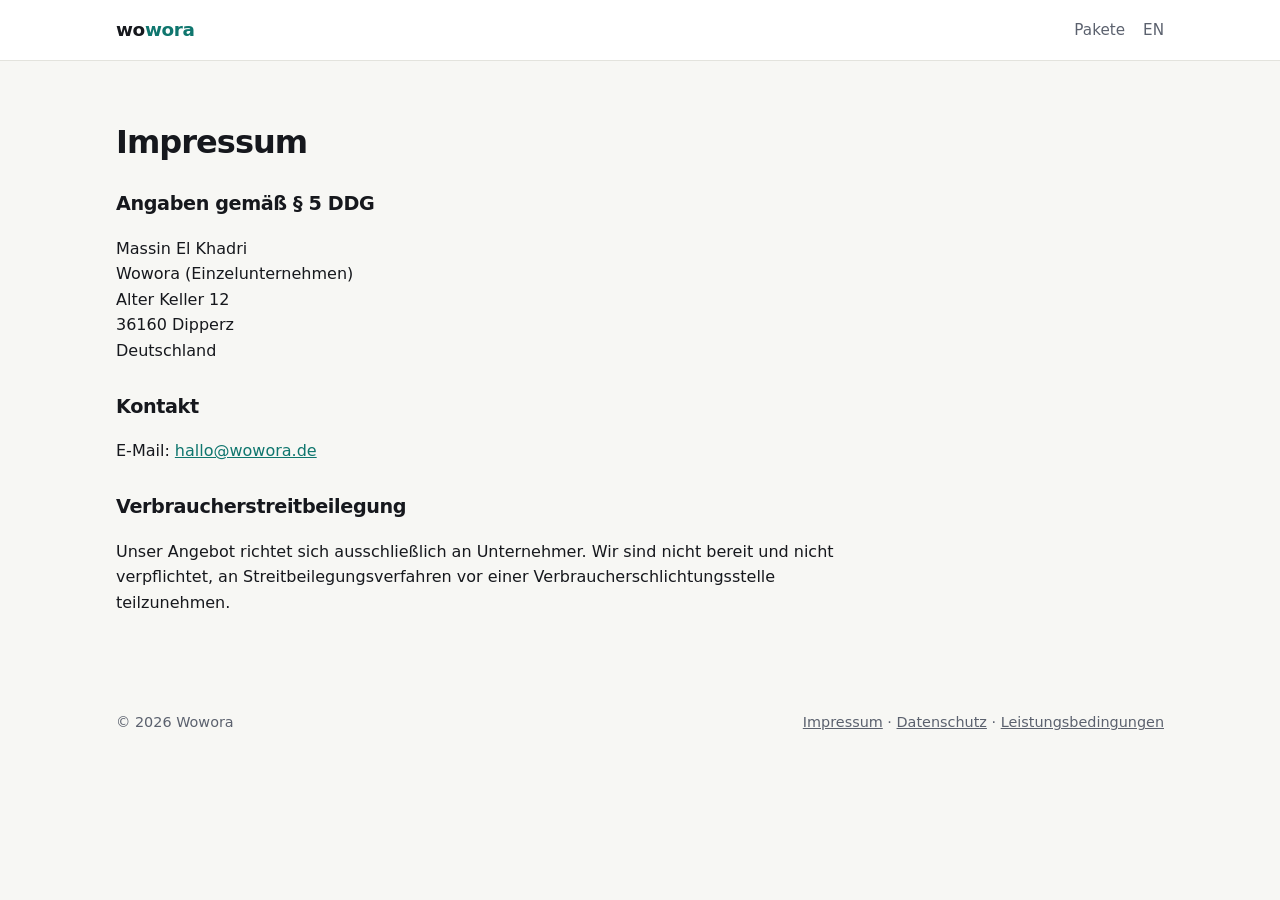
<file: docs/impressum.html>
<!doctype html>
<html lang="de">
<head>
<meta charset="utf-8">
<meta name="viewport" content="width=device-width, initial-scale=1">
<title>Impressum – Wowora</title>
<meta name="description" content="Impressum von Wowora">
<link rel="stylesheet" href="assets/style.css">
<link rel="icon" href="data:image/svg+xml,%3Csvg xmlns='http://www.w3.org/2000/svg' viewBox='0 0 32 32'%3E%3Crect width='32' height='32' rx='8' fill='%230f766e'/%3E%3Cpath d='M6.5 10l4 12 5.5-9 5.5 9 4-12' stroke='white' stroke-width='2.6' fill='none' stroke-linecap='round' stroke-linejoin='round'/%3E%3C/svg%3E">
</head>
<body>
<header class="top"><div class="wrap"><a class="logo" href="./">wo<span>wora</span></a><nav class="top"><a href="./#pakete">Pakete</a><a href="en/">EN</a></nav></div></header>
<main class="wrap"><div class="legal">
<h1>Impressum</h1>
<h2>Angaben gemäß § 5 DDG</h2>
<p>Massin El Khadri<br>
Wowora (Einzelunternehmen)<br>
Alter Keller 12<br>
36160 Dipperz<br>
Deutschland</p>
<h2>Kontakt</h2>
<p>E-Mail: <a href="mailto:hallo@wowora.de">hallo@wowora.de</a></p>
<!-- TODO: Falls eine Umsatzsteuer-Identifikationsnummer vorhanden ist, hier ergänzen: "Umsatzsteuer-Identifikationsnummer gemäß § 27a UStG: DE…" -->
<h2>Verbraucherstreitbeilegung</h2>
<p>Unser Angebot richtet sich ausschließlich an Unternehmer. Wir sind nicht bereit und nicht verpflichtet, an Streitbeilegungsverfahren vor einer Verbraucherschlichtungsstelle teilzunehmen.</p>
</div></main>
<footer><div class="wrap"><span>© <span data-year>2026</span> Wowora</span><span><a href="impressum.html">Impressum</a> · <a href="datenschutz.html">Datenschutz</a> · <a href="bedingungen.html">Leistungsbedingungen</a></span></div></footer>
<script src="assets/config.js"></script>
<script src="assets/site.js"></script>
</body>
</html>
</file>
<file: docs/assets/style.css>
:root {
  --bg: #f7f7f4;
  --surface: #ffffff;
  --ink: #16181d;
  --muted: #5b616e;
  --line: #e3e3dd;
  --accent: #0f766e;
  --accent-ink: #ffffff;
  --accent-soft: #e3f3f1;
  --warn-bg: #fff4e0;
  --warn-ink: #7a4b00;
  --radius: 14px;
  --shadow: 0 1px 2px rgba(16, 24, 40, .05), 0 8px 24px rgba(16, 24, 40, .06);
  color-scheme: light;
}
@media (prefers-color-scheme: dark) {
  :root {
    --bg: #0f1114;
    --surface: #171a1f;
    --ink: #eceef2;
    --muted: #a3a9b5;
    --line: #2a2f37;
    --accent: #2dd4bf;
    --accent-ink: #062521;
    --accent-soft: #10302c;
    --warn-bg: #3a2a0c;
    --warn-ink: #ffd48a;
    --shadow: none;
    color-scheme: dark;
  }
}
* { box-sizing: border-box; }
html { -webkit-text-size-adjust: 100%; }
body {
  margin: 0;
  background: var(--bg);
  color: var(--ink);
  font: 16px/1.6 system-ui, -apple-system, "Segoe UI", Roboto, "Helvetica Neue", Arial, sans-serif;
}
a { color: var(--accent); }
.wrap { max-width: 1080px; margin: 0 auto; padding: 0 16px; }
header.top { border-bottom: 1px solid var(--line); background: var(--surface); }
header.top .wrap { display: flex; align-items: center; justify-content: space-between; height: 60px; gap: 12px; }
.logo { font-weight: 800; letter-spacing: -.02em; font-size: 1.15rem; color: var(--ink); text-decoration: none; }
.logo span { color: var(--accent); }
nav.top a { color: var(--muted); text-decoration: none; margin-left: 18px; font-size: .95rem; }
nav.top a:hover { color: var(--ink); }
@media (max-width: 640px) { nav.top .hide-sm { display: none; } }

.hero { padding: 72px 0 48px; }
.eyebrow { display: inline-block; font-size: .8rem; font-weight: 700; letter-spacing: .06em; text-transform: uppercase; color: var(--accent); background: var(--accent-soft); padding: 4px 10px; border-radius: 999px; }
h1 { font-size: clamp(2rem, 5vw, 3.2rem); line-height: 1.12; letter-spacing: -.03em; margin: 16px 0 16px; max-width: 18ch; }
.lead { font-size: 1.15rem; color: var(--muted); max-width: 60ch; margin: 0 0 28px; }
.cta { display: flex; flex-wrap: wrap; gap: 12px; }
.btn { display: inline-block; padding: 12px 20px; border-radius: 10px; font-weight: 650; text-decoration: none; border: 1px solid transparent; }
.btn.primary { background: var(--accent); color: var(--accent-ink); }
.btn.ghost { border-color: var(--line); color: var(--ink); background: var(--surface); }
.btn:hover { filter: brightness(1.05); }
.trust { display: flex; flex-wrap: wrap; gap: 8px 24px; margin-top: 28px; color: var(--muted); font-size: .95rem; padding: 0; list-style: none; }
.trust li::before { content: "✓ "; color: var(--accent); font-weight: 700; }

section { padding: 56px 0; }
section.alt { background: var(--surface); border-top: 1px solid var(--line); border-bottom: 1px solid var(--line); }
h2 { font-size: clamp(1.5rem, 3vw, 2rem); letter-spacing: -.02em; margin: 0 0 8px; }
.sub { color: var(--muted); margin: 0 0 32px; max-width: 65ch; }

.grid { display: grid; gap: 16px; }
.g4 { grid-template-columns: repeat(4, 1fr); }
.g3 { grid-template-columns: repeat(3, 1fr); }
@media (max-width: 960px) { .g4 { grid-template-columns: repeat(2, 1fr); } .g3 { grid-template-columns: 1fr 1fr; } }
@media (max-width: 600px) { .g4, .g3 { grid-template-columns: 1fr; } }

.card { background: var(--surface); border: 1px solid var(--line); border-radius: var(--radius); padding: 22px; box-shadow: var(--shadow); display: flex; flex-direction: column; }
section.alt .card { background: var(--bg); box-shadow: none; }
.card h3 { margin: 0 0 4px; font-size: 1.1rem; }
.price { font-size: 2rem; font-weight: 800; letter-spacing: -.02em; margin: 6px 0 2px; }
.price small { font-size: .9rem; font-weight: 500; color: var(--muted); }
.card ul { padding-left: 18px; margin: 12px 0 18px; color: var(--muted); }
.card ul li { margin: 4px 0; }
.card .btn { margin-top: auto; text-align: center; }
.card.featured { border-color: var(--accent); outline: 2px solid var(--accent-soft); }
.tag { align-self: flex-start; font-size: .75rem; font-weight: 700; color: var(--accent); background: var(--accent-soft); padding: 2px 8px; border-radius: 999px; margin-bottom: 8px; }
.note { color: var(--muted); font-size: .9rem; margin-top: 16px; }

.steps { counter-reset: s; }
.step { position: relative; padding-left: 52px; }
.step::before { counter-increment: s; content: counter(s); position: absolute; left: 0; top: 0; width: 36px; height: 36px; border-radius: 50%; background: var(--accent); color: var(--accent-ink); font-weight: 800; display: grid; place-items: center; }
.step h3 { margin: 4px 0 4px; font-size: 1.05rem; }
.step p { margin: 0; color: var(--muted); }

.usecase h3 { font-size: 1rem; margin: 0 0 6px; }
.usecase p { margin: 0; color: var(--muted); font-size: .95rem; }

.callout { border-radius: var(--radius); padding: 28px; background: var(--accent-soft); border: 1px solid var(--line); }
.callout h2 { margin-top: 0; }

details { border-bottom: 1px solid var(--line); padding: 14px 0; }
summary { cursor: pointer; font-weight: 650; }
details p { color: var(--muted); margin: 10px 0 0; }

.warn { background: var(--warn-bg); color: var(--warn-ink); padding: 12px 16px; border-radius: 10px; margin: 16px 0; font-size: .95rem; }

footer { padding: 32px 0 48px; color: var(--muted); font-size: .9rem; }
footer .wrap { display: flex; flex-wrap: wrap; gap: 8px 24px; justify-content: space-between; }
footer a { color: var(--muted); }

.legal { padding: 48px 0; max-width: 760px; }
.legal h1 { font-size: 2rem; max-width: none; }
.legal h2 { font-size: 1.2rem; margin-top: 28px; }
.legal p, .legal li { color: var(--ink); }
.legal, .card, .lead, .sub { overflow-wrap: break-word; hyphens: auto; }
</file>
